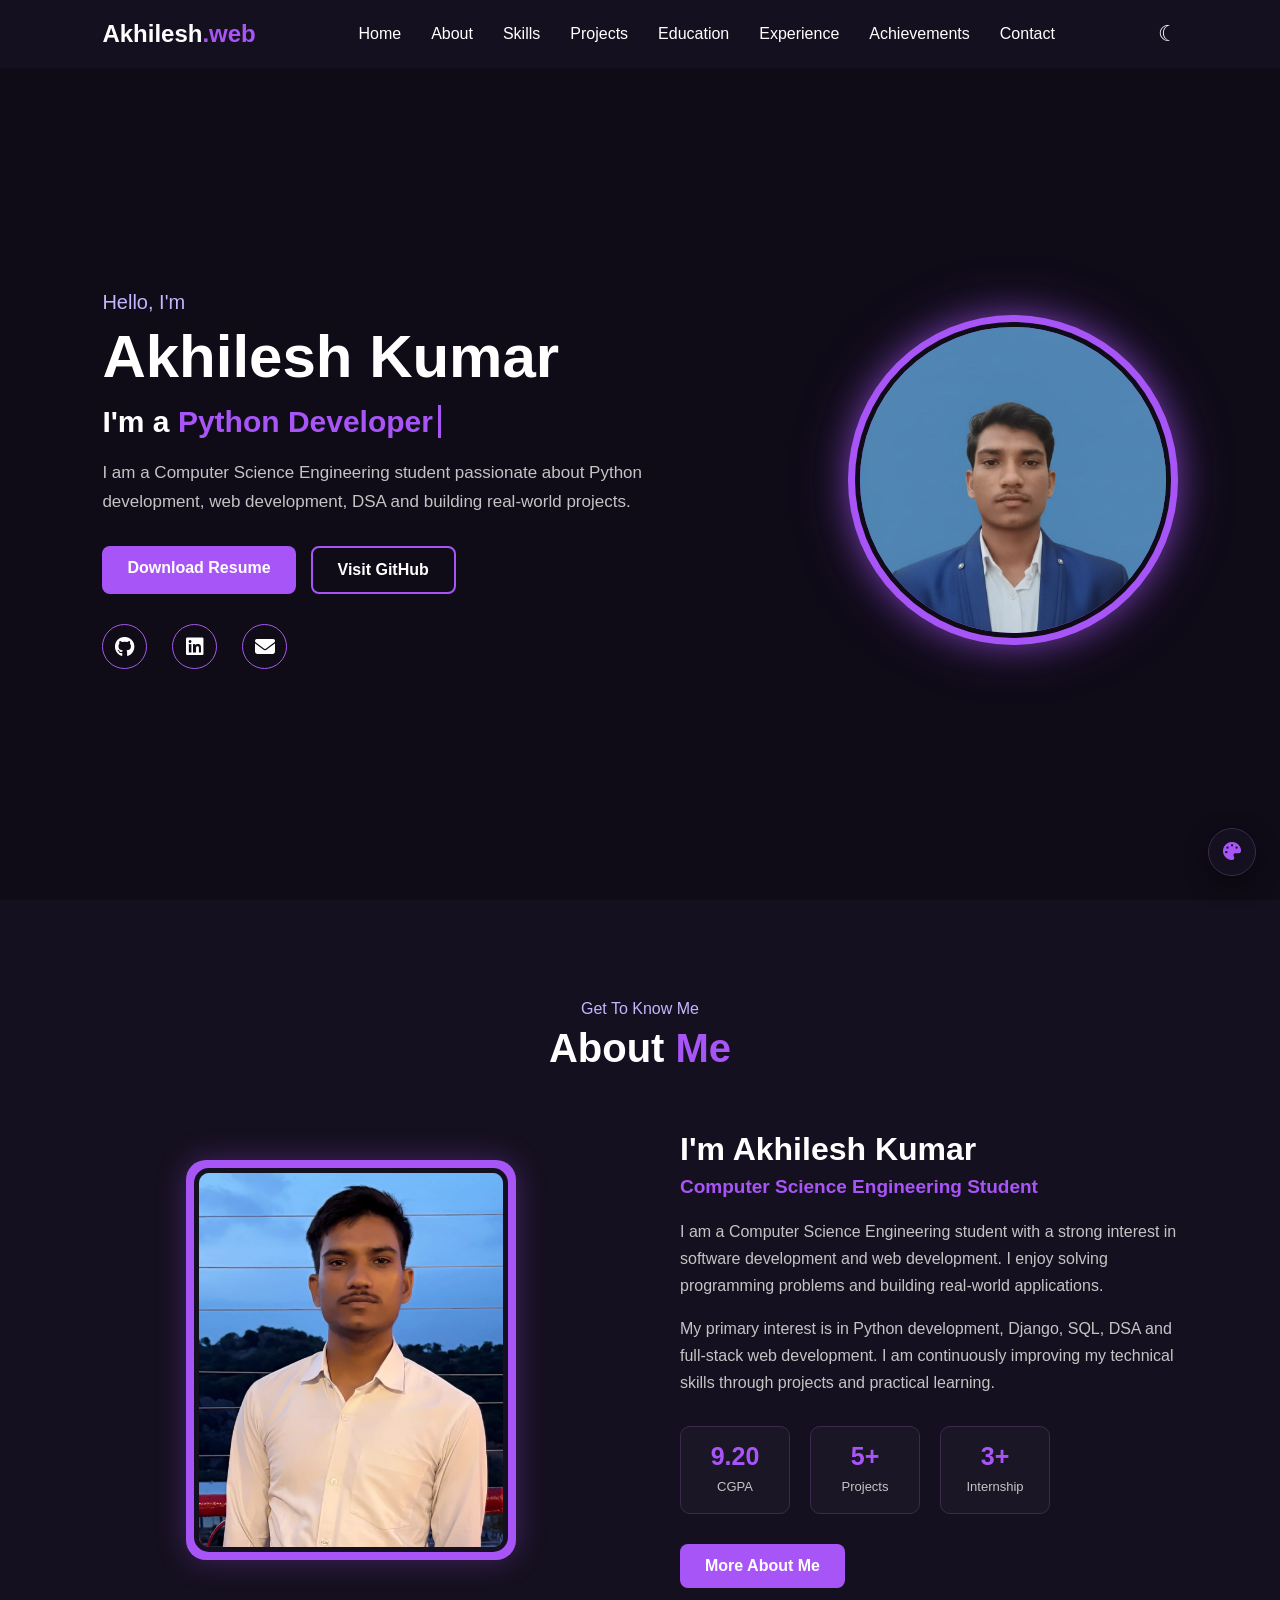
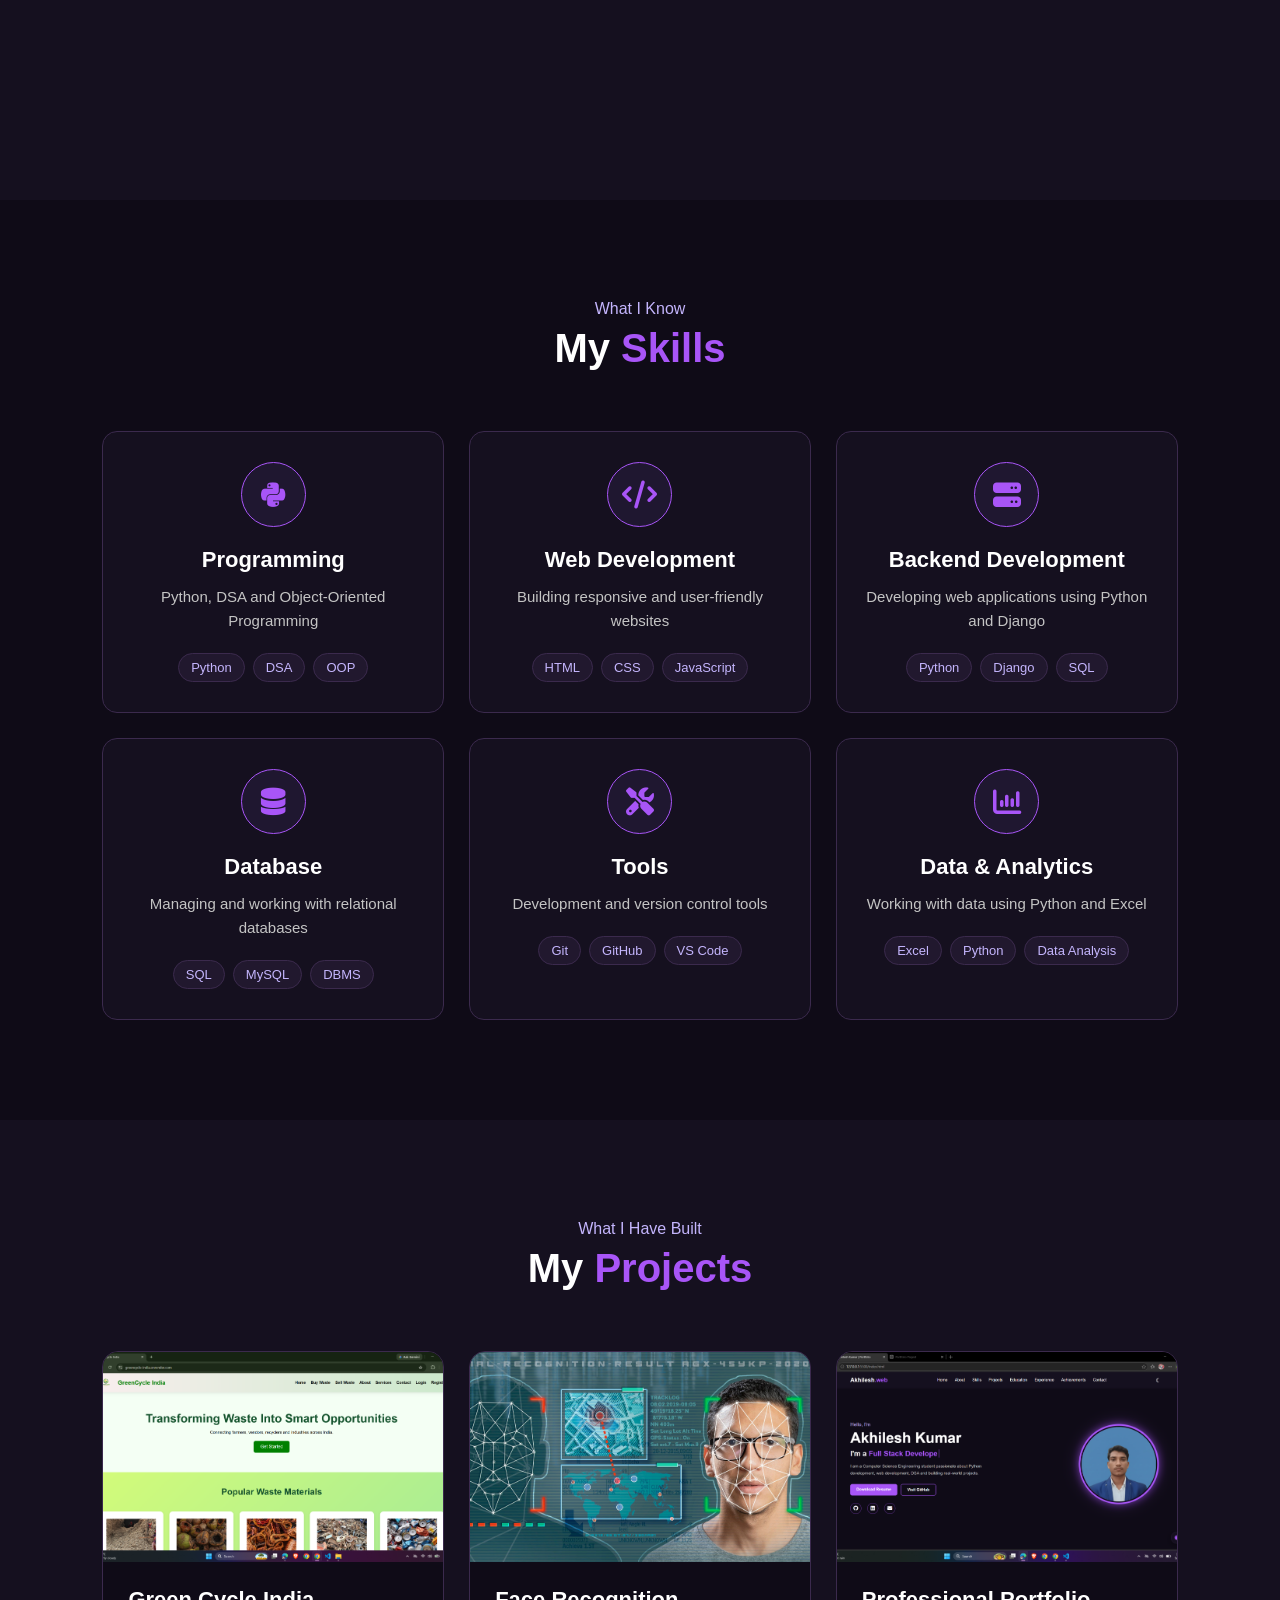
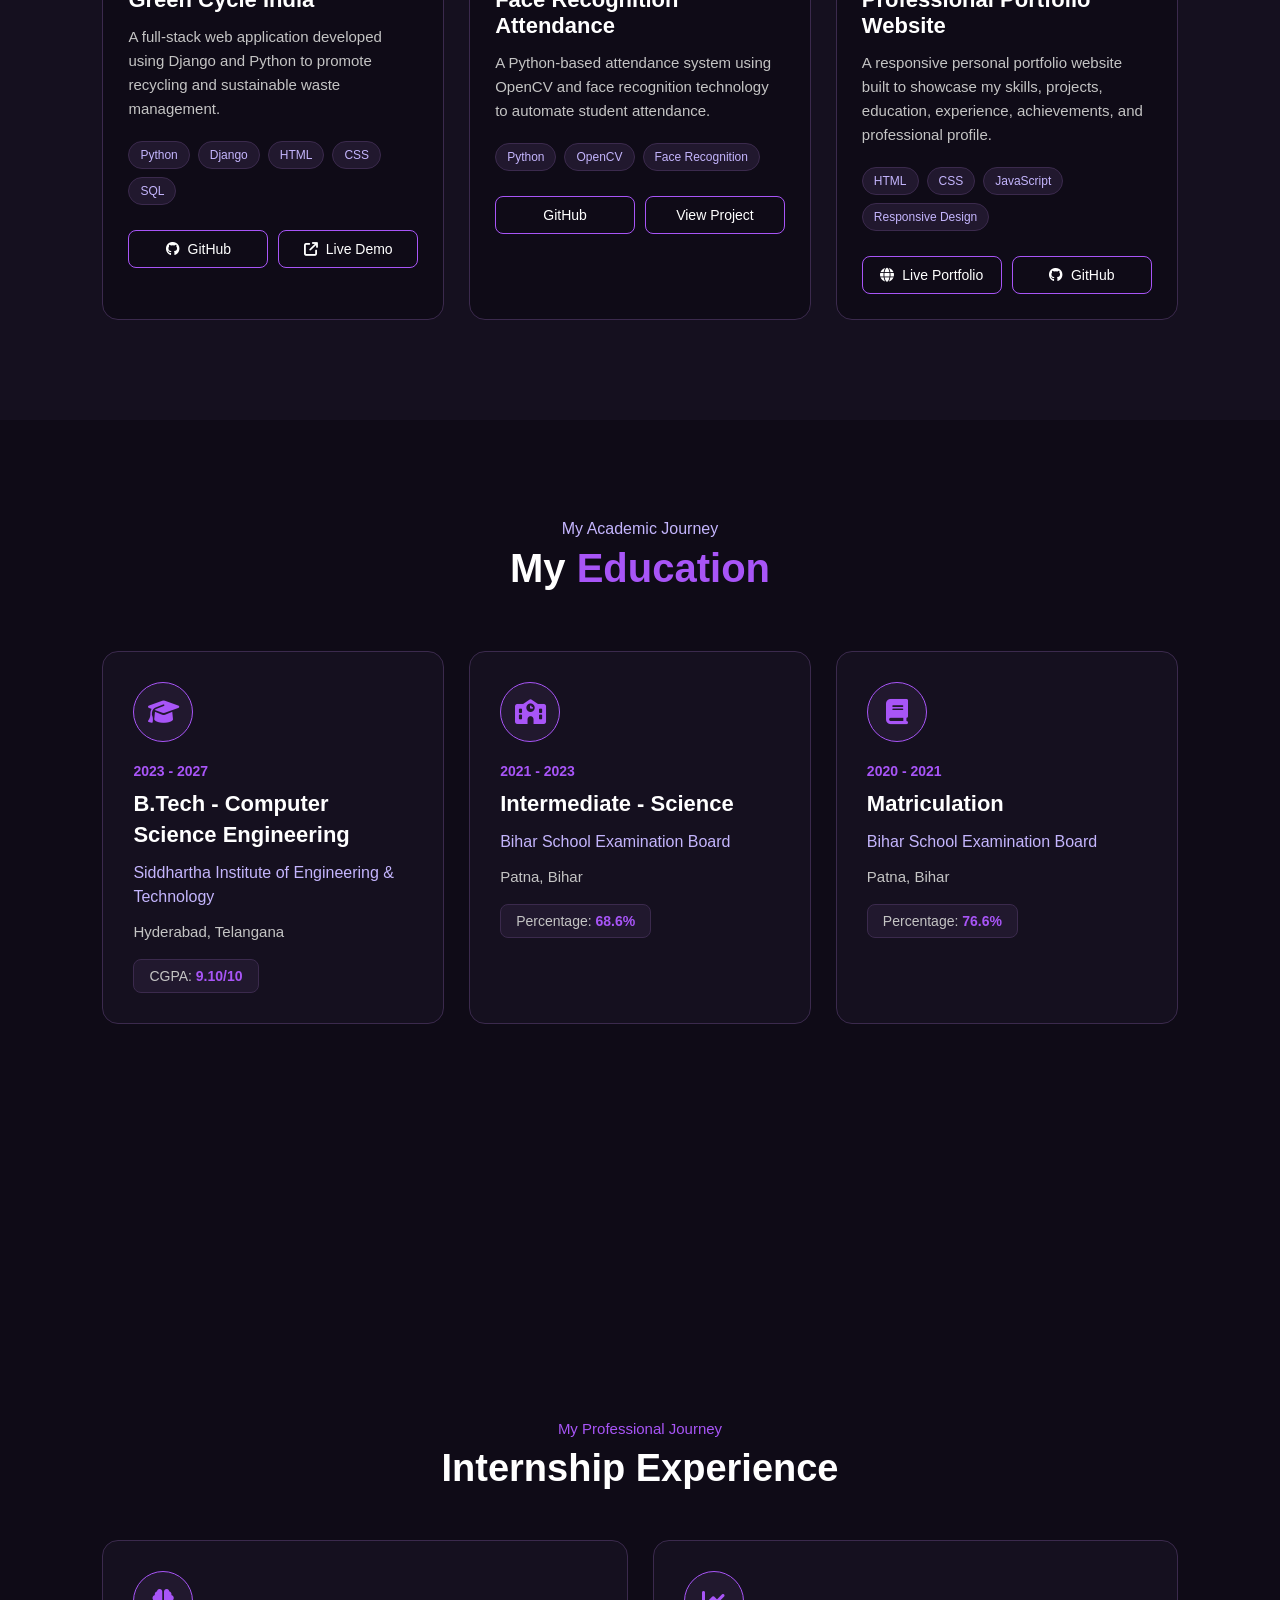
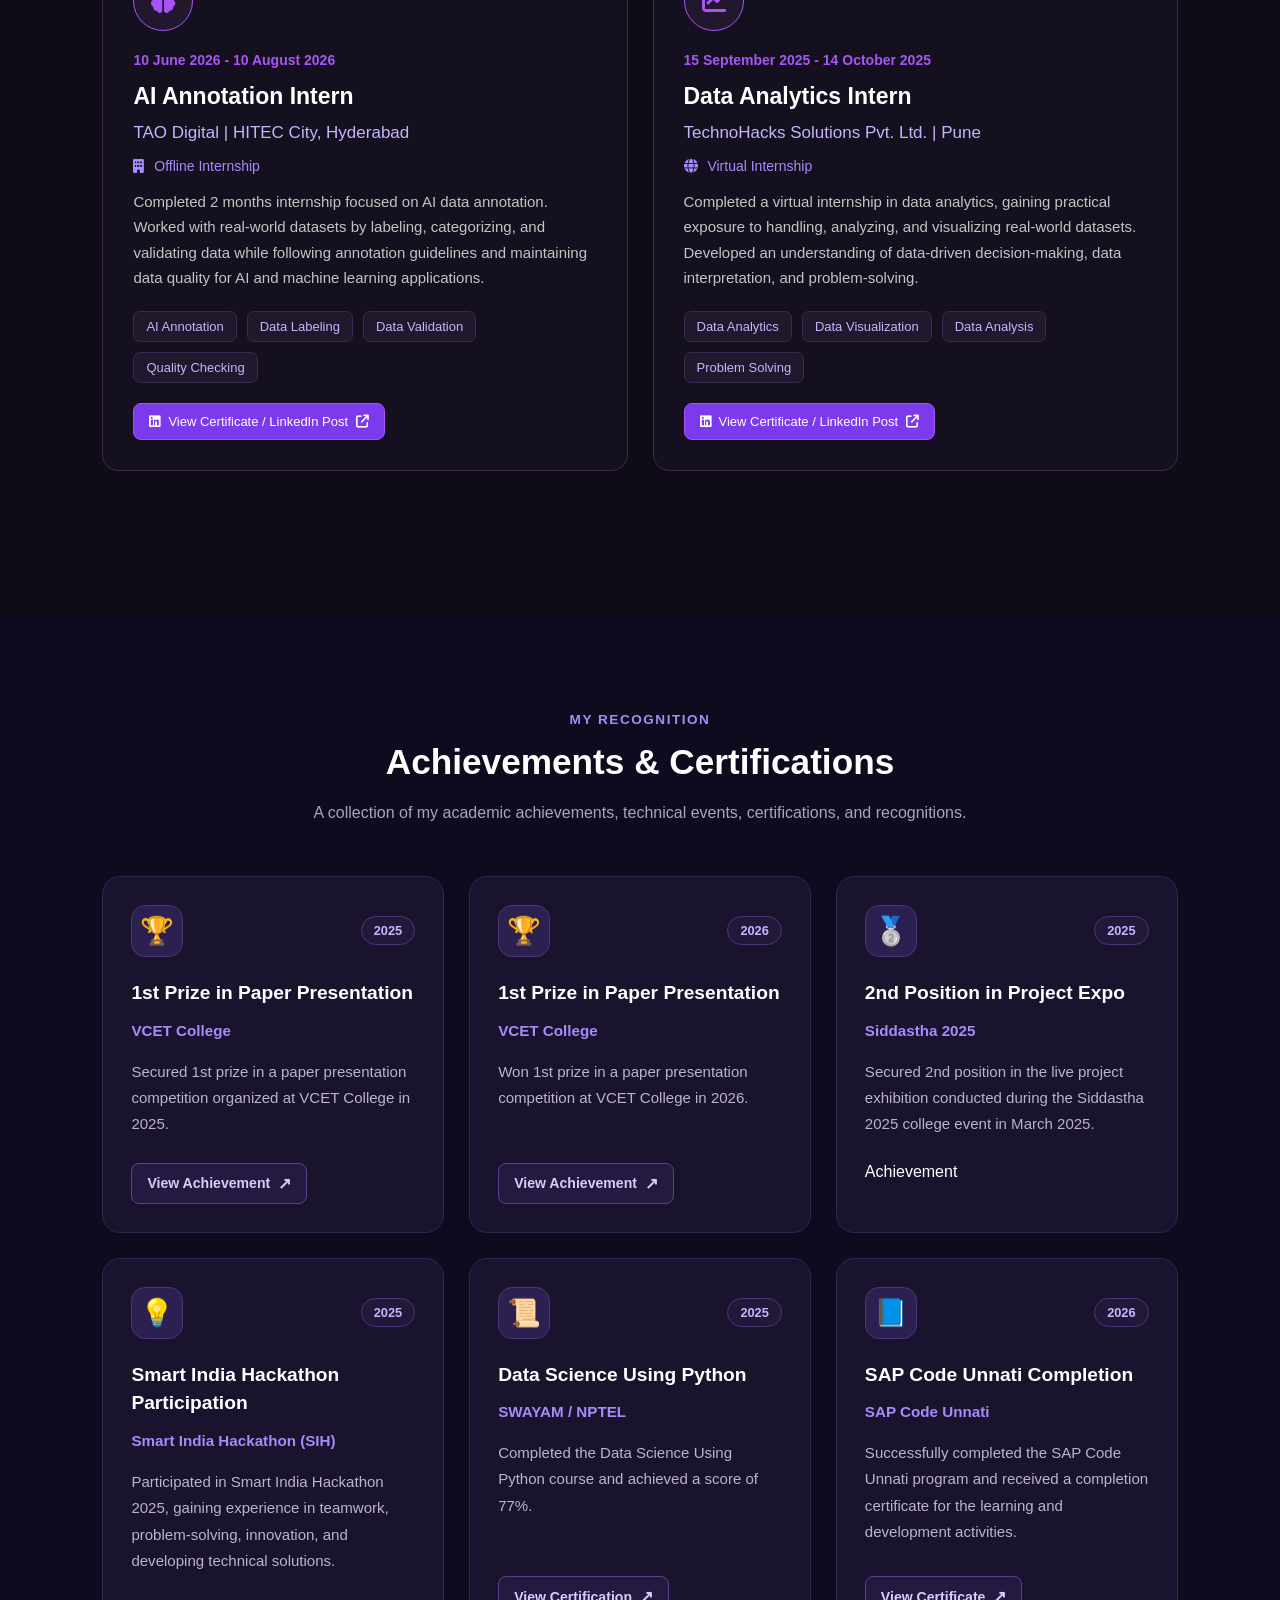
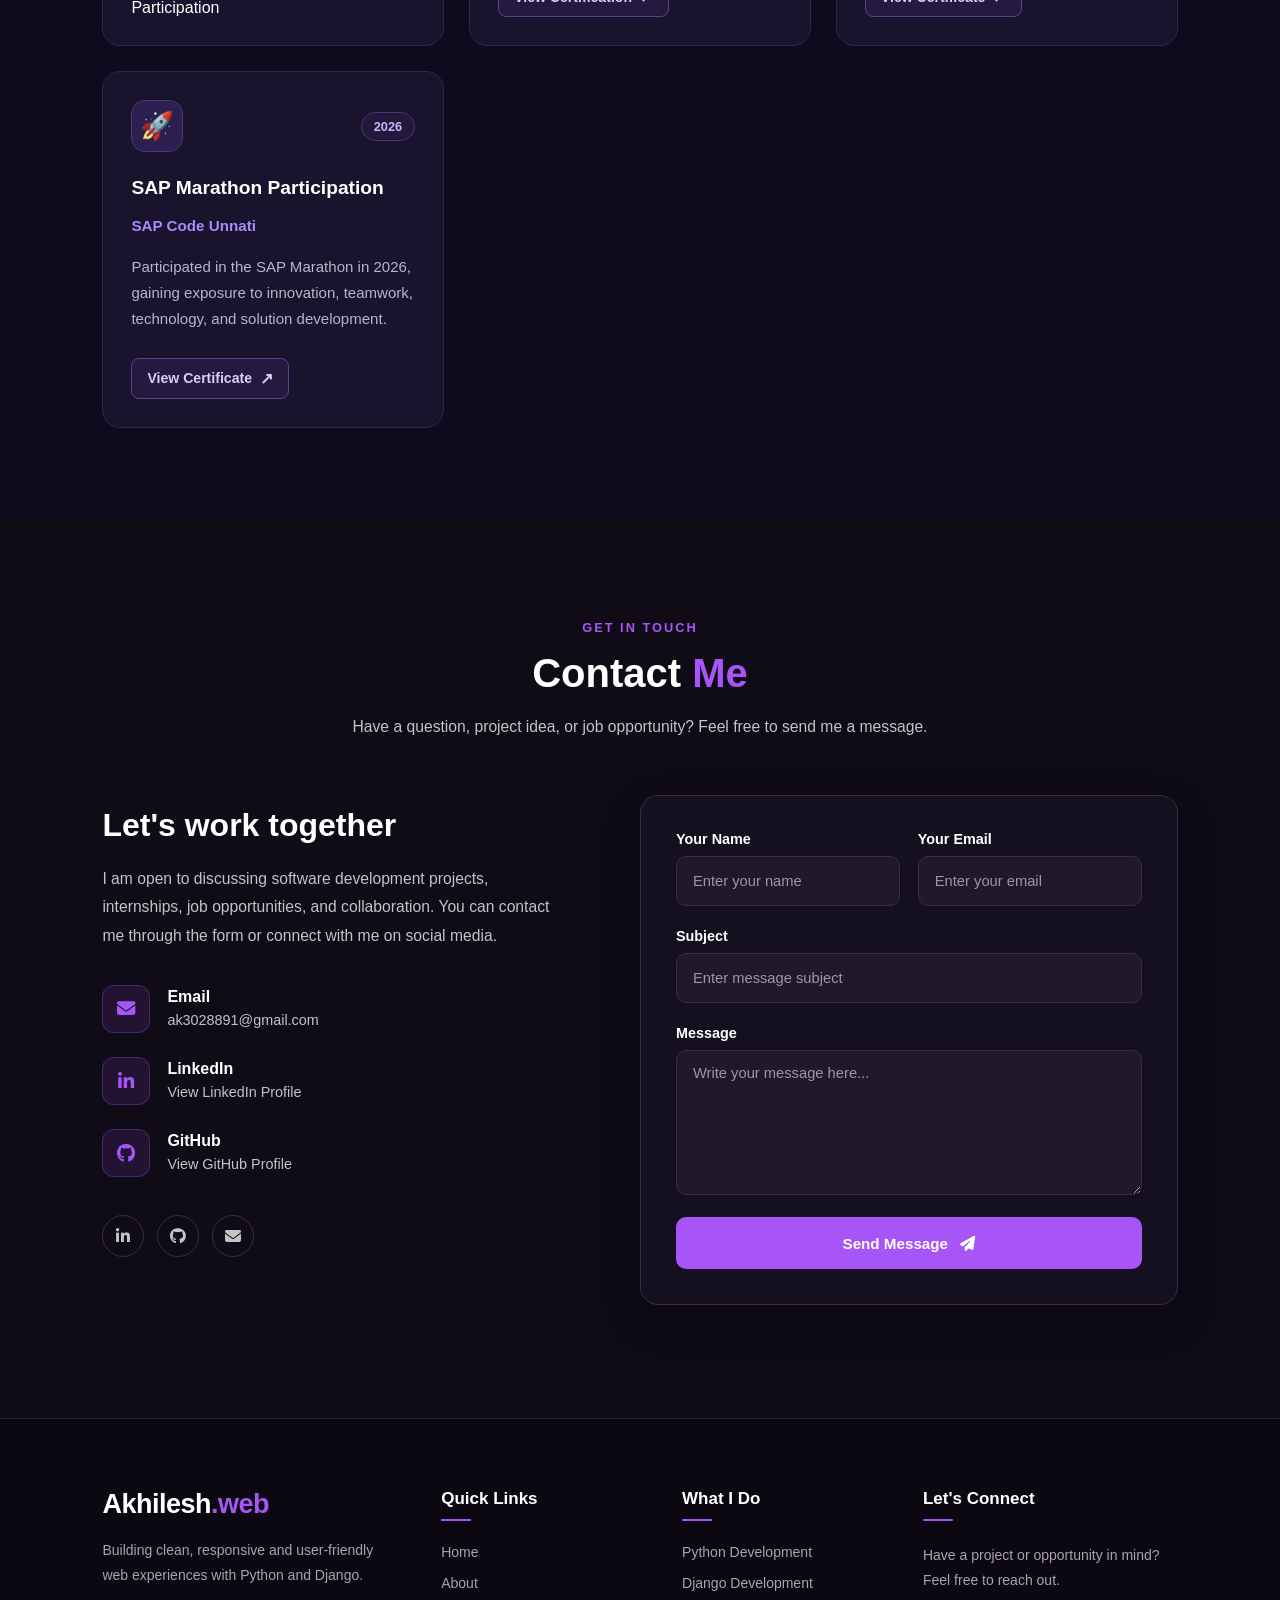
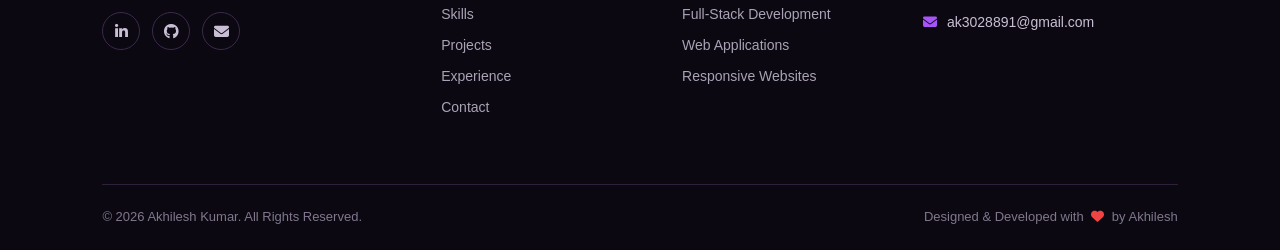
<file: index.html>
<!DOCTYPE html>
<html lang="en">

<head>

    <meta charset="UTF-8">

    <meta name="viewport" content="width=device-width, initial-scale=1.0">

    <title>Akhilesh Kumar | Portfolio</title>

    <link rel="stylesheet" href="css/style.css">

    <link
    rel="stylesheet"
    href="https://cdnjs.cloudflare.com/ajax/libs/font-awesome/6.5.2/css/all.min.css">

</head>

<body>

    <!-- Navbar -->
    <header class="navbar">

        <div class="logo">
            Akhilesh<span>.web</span>
        </div>

        <nav>
            <ul class="nav-links">

                <li>
                    <a href="#home">Home</a>
                </li>

                <li>
                    <a href="#about">About</a>
                </li>

                <li>
                    <a href="#skills">Skills</a>
                </li>

                <li>
                    <a href="#projects">Projects</a>
                </li>

                <li>
                    <a href="#education">Education</a>
                </li>

                <li>
                    <a href="#experience">Experience</a>
                </li>

                <li>
                    <a href="#achievements">Achievements</a>
                </li>

                <li>
                    <a href="#contact">Contact</a>
                </li>

            </ul>
        </nav>

        <button class="theme-btn" id="theme-btn">
            ☾
        </button>

    </header>
    <!-- Hero Section -->
<section class="hero" id="home">

    <div class="hero-content">

        <p class="hero-greeting">
            Hello, I'm
        </p>

        <h1>
            Akhilesh Kumar
        </h1>

        <h2>
    I'm a <span id="typing-text"></span>
</h2>

        <p class="hero-description">
            I am a Computer Science Engineering student passionate
            about Python development, web development, DSA and
            building real-world projects.
        </p>

        <div class="hero-buttons">

            <a href="resume/resume.pdf" class="btn primary-btn" target="_blank">
                Download Resume
            </a>

            <a
    href="https://github.com/Akhileshgupta12"
    class="btn secondary-btn"
    target="_blank"
    rel="noopener noreferrer"
>
    Visit GitHub
</a>

        </div>

        <div class="social-links">

    <a
        href="https://github.com/Akhileshgupta12"
        target="_blank"
        rel="noopener noreferrer"
        aria-label="GitHub"
    >
        <i class="fa-brands fa-github"></i>
    </a>

    <a
        href="https://www.linkedin.com/in/akhilesh-kumar-cse/"
        target="_blank"
        rel="noopener noreferrer"
        aria-label="LinkedIn"
    >
        <i class="fa-brands fa-linkedin"></i>
    </a>

    <a
        href="mailto:ak3028891@gmail.com"
        aria-label="Email"
    >
        <i class="fa-solid fa-envelope"></i>
    </a>

</div>

    </div>


    <div class="hero-image">

        <div class="image-circle">

            <img src="images/profile.jpg"
                 alt="Akhilesh Kumar">

        </div>

    </div>
</section>
<section id="about"></section>
<section id="skills"></section>
<section id="projects"></section>
<section id="education"></section>
<section id="experience"></section>
<section id="achievements"></section>
<section id="contact"></section>
<section id="footer"></section>
    

  

<!-- Color Theme Switcher -->

<div class="theme-switcher">

    <button
        class="theme-toggle-btn"
        id="theme-toggle-btn"
        type="button"
        aria-label="Change accent color"
        title="Change accent color"
    >
        <i class="fa-solid fa-palette"></i>
    </button>

    <div class="theme-color-options" id="theme-color-options">

        <button
            class="theme-color-btn purple-theme"
            data-color="#a855f7"
            data-hover="#9333ea"
            aria-label="Purple theme"
            title="Purple"
            type="button"
        ></button>

        <button
            class="theme-color-btn blue-theme"
            data-color="#3b82f6"
            data-hover="#2563eb"
            aria-label="Blue theme"
            title="Blue"
            type="button"
        ></button>

        <button
            class="theme-color-btn green-theme"
            data-color="#22c55e"
            data-hover="#16a34a"
            aria-label="Green theme"
            title="Green"
            type="button"
        ></button>

        <button
            class="theme-color-btn orange-theme"
            data-color="#f97316"
            data-hover="#ea580c"
            aria-label="Orange theme"
            title="Orange"
            type="button"
        ></button>

    </div>

</div>
 <script src="js/script.js"></script>
</body>
</html>
</file>
<file: css/style.css>
/* =========================
   THEME VARIABLES
========================= */

:root {
    --accent-color: #a855f7;
    --accent-hover: #9333ea;
}

/* Reset */

* {
    margin: 0;
    padding: 0;
    box-sizing: border-box;
}


/* Body */

body {
    font-family: Arial, sans-serif;
    background-color: #0f0b17;
    color: white;
}


/* Navbar */

.navbar {
    width: 100%;

    display: flex;
    align-items: center;
    justify-content: space-between;

    padding: 20px 8%;

    background-color: #15101f;

    position: fixed;
    top: 0;
    left: 0;

    z-index: 1000;
}


/* Logo */

.logo {
    font-size: 24px;
    font-weight: bold;
}

.logo span {
    color: var(--accent-color);
}


/* Navigation */

.nav-links {
    display: flex;
    align-items: center;
    gap: 30px;

    list-style: none;
}


/* Navigation links */

.nav-links a {
    color: white;

    text-decoration: none;

    font-size: 16px;

    transition: 0.3s;
}


/* Hover */

.nav-links a:hover {
    color: #a855f7;
}


/* Theme button */

.theme-btn {
    border: none;

    background: transparent;

    color: white;

    font-size: 22px;

    cursor: pointer;
}

/* =========================
   HERO SECTION
========================= */

.hero {
    min-height: 100vh;

    display: flex;
    align-items: center;
    justify-content: space-between;

    padding: 120px 8% 60px;

    gap: 50px;
}


/* Hero Content */

.hero-content {
    max-width: 650px;
}


.hero-greeting {
    font-size: 20px;

    color: #c4b5fd;

    margin-bottom: 10px;
}


.hero-content h1 {
    font-size: 60px;

    line-height: 1.1;

    margin-bottom: 15px;
}


.hero-content h2 {
    font-size: 30px;

    margin-bottom: 20px;
}


.hero-content h2 span {
    color: #a855f7;
}


.hero-description {
    max-width: 600px;

    color: #c4c4c4;

    font-size: 17px;

    line-height: 1.7;

    margin-bottom: 30px;
}


/* Buttons */

.hero-buttons {
    display: flex;

    gap: 15px;

    margin-bottom: 30px;
}


.btn {
    display: inline-block;

    padding: 13px 25px;

    border-radius: 8px;

    text-decoration: none;

    font-weight: bold;

    transition: 0.3s;
}


.primary-btn {
    background-color: #a855f7;

    color: white;
}


.primary-btn:hover {
    background-color: #9333ea;

    transform: translateY(-3px);
}


.secondary-btn {
    border: 2px solid #a855f7;

    color: white;
}


.secondary-btn:hover {
    background-color: #a855f7;

    transform: translateY(-3px);
}


/* Social Links */

.social-links {
    display: flex;

    gap: 25px;
}


.social-links a {
    color: #c4c4c4;

    text-decoration: none;

    transition: 0.3s;
}


.social-links a:hover {
    color: #a855f7;
}


/* Hero Image */

.hero-image {
    display: flex;
    justify-content: center;
    align-items: center;
}

.image-circle {
    width: 330px;
    height: 330px;
    border-radius: 50%;
    padding: 7px;
    background: #a855f7;
    box-shadow:
        0 0 30px rgba(168, 85, 247, 0.5),
        0 0 60px rgba(168, 85, 247, 0.3);

    animation: floatImage 4s ease-in-out infinite;
}

.image-circle img {
    width: 100%;
    height: 100%;
    object-fit: cover;
    border-radius: 50%;
    border: 5px solid #0f0b17;
}

#typing-text {
    color: #a855f7;
    border-right: 3px solid #a855f7;
    padding-right: 5px;
    animation: blink 0.7s infinite;
}

@keyframes floatImage {

    0% {
        transform: translateY(0);
    }

    50% {
        transform: translateY(-15px);
    }

    100% {
        transform: translateY(0);
    }

}

@keyframes blink {

    0% {
        border-color: transparent;
    }

    50% {
        border-color: #a855f7;
    }

    100% {
        border-color: transparent;
    }

}

.social-links a {
    width: 45px;
    height: 45px;
    display: flex;
    align-items: center;
    justify-content: center;
    border: 1px solid #a855f7;
    border-radius: 50%;
    color: white;
    font-size: 20px;
    transition: 0.3s;
}


.social-links a:hover {
    background-color: #a855f7;
    color: white;
    transform: translateY(-5px);
    box-shadow: 0 0 20px rgba(168, 85, 247, 0.5);
}

/* =========================
   ABOUT SECTION
========================= */

.about {
    min-height: 100vh;
    padding: 100px 8%;
    background-color: #15101f;
}


/* Section Title */

.section-title {
    text-align: center;
    margin-bottom: 60px;
}

.section-title p {
    color: #c4b5fd;
    font-size: 16px;
    margin-bottom: 8px;
}

.section-title h2 {
    font-size: 40px;
}

.section-title h2 span {
    color: #a855f7;
}


/* About Container */

.about-container {
    display: flex;
    align-items: center;
    justify-content: center;

    gap: 80px;

    max-width: 1100px;
    margin: auto;
}


/* About Image */

.about-image {
    flex: 1;

    display: flex;
    justify-content: center;
}

.about-image-box {
    width: 330px;
    height: 400px;

    padding: 8px;

    border-radius: 20px;

    background-color: #a855f7;

    box-shadow: 0 0 30px rgba(168, 85, 247, 0.3);
}

.about-image-box img {
    width: 100%;
    height: 100%;

    object-fit: cover;

    border-radius: 15px;

    border: 5px solid #15101f;
}


/* About Content */

.about-content {
    flex: 1;
}

.about-content h3 {
    font-size: 32px;
    margin-bottom: 8px;
}

.about-content h4 {
    font-size: 19px;

    color: #a855f7;

    margin-bottom: 20px;
}

.about-content p {
    color: #c4c4c4;

    line-height: 1.7;

    margin-bottom: 15px;
}


/* Stats */

.about-stats {
    display: flex;

    gap: 20px;

    margin: 30px 0;
}

.stat-box {
    min-width: 110px;

    padding: 15px;

    text-align: center;

    border: 1px solid #3b2a4d;

    border-radius: 10px;

    background-color: #1b1626;

    transition: 0.3s;
}

.stat-box:hover {
    transform: translateY(-5px);

    border-color: #a855f7;

    box-shadow: 0 0 20px rgba(168, 85, 247, 0.2);
}

.stat-box h3 {
    color: #a855f7;

    font-size: 25px;

    margin-bottom: 5px;
}

.stat-box p {
    font-size: 13px;

    margin: 0;
}

/* =========================
   SKILLS SECTION
========================= */

.skills {
    min-height: 100vh;
    padding: 100px 8%;
    background-color: #0f0b17;
}


/* Skills Container */

.skills-container {
    max-width: 1100px;
    margin: auto;

    display: grid;

    grid-template-columns: repeat(3, 1fr);

    gap: 25px;
}


/* Skill Card */

.skill-card {
    padding: 30px 25px;

    background-color: #15101f;

    border: 1px solid #3b2a4d;

    border-radius: 15px;

    text-align: center;

    transition: 0.3s;
}


/* Card Hover */

.skill-card:hover {
    transform: translateY(-8px);

    border-color: #a855f7;

    box-shadow:
        0 10px 30px rgba(168, 85, 247, 0.2);
}


/* Skill Icon */

.skill-icon {
    width: 65px;
    height: 65px;

    margin: 0 auto 20px;

    display: flex;

    align-items: center;
    justify-content: center;

    border-radius: 50%;

    background-color: #1f1730;

    color: #a855f7;

    font-size: 28px;

    border: 1px solid #a855f7;
}


/* Skill Heading */

.skill-card h3 {
    font-size: 22px;

    margin-bottom: 12px;
}


/* Skill Description */

.skill-card > p {
    color: #c4c4c4;

    font-size: 15px;

    line-height: 1.6;

    margin-bottom: 20px;
}


/* Skill Tags */

.skill-tags {
    display: flex;

    justify-content: center;

    flex-wrap: wrap;

    gap: 8px;
}


.skill-tags span {
    padding: 6px 12px;

    border-radius: 20px;

    background-color: #21182e;

    color: #c4b5fd;

    font-size: 13px;

    border: 1px solid #3b2a4d;

    transition: 0.3s;
}


.skill-tags span:hover {
    border-color: #a855f7;

    color: #a855f7;
}

/* =========================
   SKILLS MOBILE
========================= */

@media (max-width: 900px) {

    .skills-container {
        grid-template-columns: repeat(2, 1fr);
    }

}


@media (max-width: 600px) {

    .skills {
        padding: 80px 5%;
    }


    .skills-container {
        grid-template-columns: 1fr;

        gap: 20px;
    }

    .skill-card {
        padding: 25px 20px;
    }
}


/* =========================
   PROJECTS SECTION
========================= */

.projects {
    min-height: 100vh;
    padding: 100px 8%;
    background-color: #15101f;
}


/* Projects Container */

.projects-container {
    max-width: 1100px;
    margin: auto;

    display: grid;
    grid-template-columns: repeat(3, 1fr);

    gap: 25px;
}


/* Project Card */

.project-card {
    background-color: #0f0b17;

    border: 1px solid #3b2a4d;

    border-radius: 16px;

    overflow: hidden;

    transition: 0.3s;
}


/* Card Hover */

.project-card:hover {
    transform: translateY(-10px);

    border-color: #a855f7;

    box-shadow: 0 15px 40px rgba(168, 85, 247, 0.2);
}


/* Project Image */

.project-image {
    width: 100%;
    height: 210px;

    overflow: hidden;
}


.project-image img {
    width: 100%;
    height: 100%;

    object-fit: cover;

    display: block;

    transition: 0.5s;
}


/* Image Hover */

.project-card:hover .project-image img {
    transform: scale(1.08);
}


/* Project Content */

.project-content {
    padding: 25px;
}


.project-content h3 {
    font-size: 22px;

    margin-bottom: 12px;
}


.project-content > p {
    color: #c4c4c4;

    font-size: 15px;

    line-height: 1.6;

    margin-bottom: 20px;
}


/* Technology Tags */

.project-tech {
    display: flex;

    flex-wrap: wrap;

    gap: 8px;

    margin-bottom: 25px;
}


.project-tech span {
    padding: 6px 11px;

    border-radius: 20px;

    background-color: #21182e;

    border: 1px solid #3b2a4d;

    color: #c4b5fd;

    font-size: 12px;
}


/* Project Buttons */

.project-buttons {
    display: flex;

    gap: 10px;
}


.project-btn {
    flex: 1;

    display: flex;

    align-items: center;

    justify-content: center;

    gap: 8px;

    padding: 10px 12px;

    border-radius: 8px;

    border: 1px solid #a855f7;

    color: white;

    text-decoration: none;

    font-size: 14px;

    transition: 0.3s;
}


.project-btn:hover {
    background-color: #a855f7;

    transform: translateY(-3px);
}

/* =========================
   PROJECTS RESPONSIVE
========================= */

@media (max-width: 1000px) {

    .projects-container {
        grid-template-columns: repeat(2, 1fr);
    }

}


@media (max-width: 650px) {

    .projects {
        padding: 80px 5%;
    }

    .projects-container {
        grid-template-columns: 1fr;
    }

    .project-image {
        height: 220px;
    }

    .project-buttons {
        flex-direction: column;
    }

}


/* =========================
   EDUCATION SECTION
========================= */

.education {
    min-height: 100vh;
    padding: 100px 8%;
    background-color: #0f0b17;
}


/* Education Container */

.education-container {
    max-width: 900px;
    margin: 0 auto;

    display: flex;
    flex-direction: column;
    gap: 25px;
}


/* Education Card */

.education-card {
    display: flex;
    flex-direction: column;
    align-items: flex-start;

    gap: 20px;

    width: 100%;
    padding: 30px;

    background-color: #15101f;

    border: 1px solid #3b2a4d;
    border-radius: 16px;

    transition: 0.3s ease;
}


/* Card Hover */

.education-card:hover {
    transform: translateY(-5px);

    border-color: #a855f7;

    box-shadow: 0 10px 30px rgba(168, 85, 247, 0.2);
}


/* Education Icon */

.education-icon {
    width: 60px;
    height: 60px;
    min-width: 60px;

    display: flex;
    align-items: center;
    justify-content: center;

    border-radius: 50%;

    background-color: #21182e;
    color: #a855f7;

    font-size: 25px;

    border: 1px solid #a855f7;
}


/* Education Content */

.education-content {
    width: 100%;
}


.education-year {
    display: inline-block;

    color: #a855f7;

    font-size: 14px;
    font-weight: bold;

    margin-bottom: 10px;
}


.education-content h3 {
    font-size: 23px;
    line-height: 1.4;

    margin-bottom: 10px;
    color: #ffffff;
}


.education-content h4 {
    color: #c4b5fd;

    font-size: 17px;
    font-weight: normal;
    line-height: 1.5;

    margin-bottom: 8px;
}


.education-content p {
    color: #c4c4c4;

    font-size: 15px;
    line-height: 1.7;

    margin-bottom: 15px;
}


/* Education Result */

.education-result {
    display: inline-block;

    padding: 8px 15px;

    border-radius: 8px;

    background-color: #21182e;

    border: 1px solid #3b2a4d;

    color: #c4c4c4;

    font-size: 14px;
}


.education-result strong {
    color: #a855f7;
}


/* =========================
   EDUCATION SECTION
========================= */

.education {
    min-height: 100vh;
    padding: 100px 8%;
    background-color: #0f0b17;
}


/* Education Container */

.education-container {
    max-width: 1200px;
    margin: 0 auto;

    display: grid;
    grid-template-columns: repeat(3, 1fr);
    gap: 25px;
}


/* Education Card */

.education-card {
    display: flex;
    flex-direction: column;
    align-items: flex-start;

    gap: 20px;

    padding: 30px;

    background-color: #15101f;

    border: 1px solid #3b2a4d;
    border-radius: 16px;

    transition: 0.3s ease;
}


/* Card Hover */

.education-card:hover {
    transform: translateY(-8px);

    border-color: #a855f7;

    box-shadow: 0 10px 30px rgba(168, 85, 247, 0.2);
}


/* Education Icon */

.education-icon {
    width: 60px;
    height: 60px;
    min-width: 60px;

    display: flex;
    align-items: center;
    justify-content: center;

    border-radius: 50%;

    background-color: #21182e;
    color: #a855f7;

    font-size: 25px;

    border: 1px solid #a855f7;
}


/* Education Content */

.education-content {
    width: 100%;
}


.education-year {
    display: inline-block;

    color: #a855f7;

    font-size: 14px;
    font-weight: bold;

    margin-bottom: 10px;
}


.education-content h3 {
    font-size: 22px;
    line-height: 1.4;

    margin-bottom: 10px;
    color: #ffffff;
}


.education-content h4 {
    color: #c4b5fd;

    font-size: 16px;
    font-weight: normal;
    line-height: 1.5;

    margin-bottom: 10px;
}


.education-content p {
    color: #c4c4c4;

    font-size: 15px;
    line-height: 1.7;

    margin-bottom: 15px;
}


/* Education Result */

.education-result {
    display: inline-block;

    padding: 8px 15px;

    border-radius: 8px;

    background-color: #21182e;

    border: 1px solid #3b2a4d;

    color: #c4c4c4;

    font-size: 14px;
}


.education-result strong {
    color: #a855f7;
}


/* =========================
   EDUCATION RESPONSIVE
========================= */

/* Tablet */

@media (max-width: 900px) {

    .education-container {
        grid-template-columns: repeat(2, 1fr);
    }

}


/* Mobile */

@media (max-width: 600px) {

    .education {
        padding: 80px 5%;
    }

    .education-container {
        grid-template-columns: 1fr;
        gap: 20px;
    }

    .education-card {
        padding: 25px 20px;
    }

    .education-icon {
        width: 55px;
        height: 55px;
        min-width: 55px;

        font-size: 22px;
    }

    .education-content h3 {
        font-size: 20px;
    }

    .education-content h4 {
        font-size: 15px;
    }

    .education-content p {
        font-size: 14px;
    }
}



/* =========================
   EXPERIENCE SECTION
========================= */

.experience-section {
    min-height: 100vh;
    padding: 100px 8%;
    background-color: #0f0b17;
}


/* Section Heading */

.experience-section .section-title {
    text-align: center;
    margin-bottom: 50px;
}

.experience-section .section-subtitle {
    color: #a855f7;
    font-size: 15px;
    margin-bottom: 10px;
}

.experience-section .section-title h2 {
    color: #ffffff;
    font-size: 38px;
    margin: 0;
}


/* Experience Cards Container */

.experience-container {
    max-width: 1200px;
    margin: 0 auto;

    display: grid;
    grid-template-columns: repeat(2, 1fr);
    gap: 25px;
}


/* Experience Card */

.experience-card {
    display: flex;
    flex-direction: column;
    align-items: flex-start;

    gap: 20px;

    padding: 30px;

    background-color: #15101f;
    border: 1px solid #3b2a4d;
    border-radius: 16px;

    transition: 0.3s ease;
}


/* Card Hover */

.experience-card:hover {
    transform: translateY(-8px);

    border-color: #a855f7;

    box-shadow: 0 10px 30px rgba(168, 85, 247, 0.2);
}


/* Experience Icon */

.experience-icon {
    width: 60px;
    height: 60px;
    min-width: 60px;

    display: flex;
    align-items: center;
    justify-content: center;

    border-radius: 50%;

    background-color: #21182e;
    border: 1px solid #a855f7;

    color: #a855f7;
    font-size: 24px;
}


/* Experience Content */

.experience-content {
    width: 100%;
}


.experience-duration {
    display: inline-block;

    color: #a855f7;
    font-size: 14px;
    font-weight: bold;

    margin-bottom: 12px;
}


.experience-content h3 {
    color: #ffffff;
    font-size: 23px;
    line-height: 1.4;

    margin-bottom: 8px;
}


.experience-content h4 {
    color: #c4b5fd;
    font-size: 17px;
    font-weight: normal;
    line-height: 1.5;

    margin-bottom: 12px;
}


/* Internship Type */

.experience-type {
    color: #a78bfa !important;
    font-size: 14px !important;

    margin-bottom: 15px !important;
}

.experience-type i {
    margin-right: 6px;
}


/* Experience Description */

.experience-content > p:not(.experience-type) {
    color: #c4c4c4;
    font-size: 15px;
    line-height: 1.7;

    margin-bottom: 20px;
}


/* Experience Skills */

.experience-skills {
    display: flex;
    flex-wrap: wrap;
    gap: 10px;

    margin-bottom: 20px;
}


.experience-skills span {
    padding: 7px 12px;

    color: #c4b5fd;
    background-color: #21182e;

    border: 1px solid #3b2a4d;
    border-radius: 7px;

    font-size: 13px;
}


/* LinkedIn / Certificate Link */

.experience-link {
    display: inline-flex;
    align-items: center;
    flex-wrap: wrap;
    gap: 8px;

    padding: 10px 15px;

    color: #ffffff;
    background-color: #7c3aed;

    border: 1px solid #a855f7;
    border-radius: 8px;

    font-size: 13px;
    text-decoration: none;

    transition: 0.3s ease;
}

.experience-link:hover {
    background-color: #a855f7;
    color: #ffffff;
    transform: translateY(-2px);
}


/* =========================
   EXPERIENCE RESPONSIVE
========================= */

/* Tablet */

@media (max-width: 900px) {

    .experience-container {
        grid-template-columns: 1fr;
    }

}


/* Mobile */

@media (max-width: 600px) {

    .experience-section {
        padding: 80px 5%;
    }

    .experience-section .section-title h2 {
        font-size: 30px;
    }

    .experience-card {
        padding: 25px 20px;
    }

    .experience-content h3 {
        font-size: 20px;
    }

    .experience-content h4 {
        font-size: 15px;
    }

    .experience-content > p:not(.experience-type) {
        font-size: 14px;
    }

    .experience-link {
        font-size: 12px;
    }

}/* =========================================================
   ACHIEVEMENTS & CERTIFICATIONS SECTION
========================================================= */

.achievements-section {
    padding: 90px 8%;
    background: #0f0b1f;
    color: #ffffff;
}

/* -------------------------
   Section Heading
------------------------- */

.achievements-section .section-heading {
    max-width: 720px;
    margin: 0 auto 50px;
    text-align: center;
}

.achievements-section .section-subtitle {
    display: inline-block;
    margin-bottom: 12px;
    color: #a78bfa;
    font-size: 0.85rem;
    font-weight: 700;
    letter-spacing: 1.5px;
    text-transform: uppercase;
}

.achievements-section .section-heading h2 {
    margin-bottom: 14px;
    color: #ffffff;
    font-size: 2.2rem;
    font-weight: 700;
    line-height: 1.3;
}

.achievements-section .section-heading p {
    color: #aaa3bd;
    font-size: 1rem;
    line-height: 1.7;
}


/* -------------------------
   Achievement Cards Grid
------------------------- */

.achievements-container {
    display: grid;
    grid-template-columns: repeat(3, minmax(0, 1fr));
    gap: 25px;
    max-width: 1200px;
    margin: 0 auto;
}


/* -------------------------
   Individual Achievement Card
------------------------- */

.achievement-card {
    display: flex;
    flex-direction: column;
    min-height: 350px;
    padding: 28px;
    background: #19132d;
    border: 1px solid #30254d;
    border-radius: 18px;
    transition:
        transform 0.3s ease,
        border-color 0.3s ease,
        box-shadow 0.3s ease,
        background 0.3s ease;
}

.achievement-card:hover {
    transform: translateY(-8px);
    background: #1d1635;
    border-color: #8b5cf6;
    box-shadow: 0 12px 30px rgba(139, 92, 246, 0.16);
}


/* -------------------------
   Card Top Area
------------------------- */

.achievement-top {
    display: flex;
    align-items: center;
    justify-content: space-between;
    gap: 15px;
    margin-bottom: 22px;
}


/* -------------------------
   Achievement Icon
------------------------- */

.achievement-icon {
    display: flex;
    align-items: center;
    justify-content: center;
    width: 52px;
    height: 52px;
    flex-shrink: 0;
    background: #2b2050;
    border: 1px solid #493875;
    border-radius: 14px;
    color: #c4b5fd;
    font-size: 1.7rem;
}


/* -------------------------
   Year Badge
------------------------- */

.achievement-year {
    padding: 6px 12px;
    background: #21183a;
    border: 1px solid #493875;
    border-radius: 30px;
    color: #c4b5fd;
    font-size: 0.8rem;
    font-weight: 600;
    white-space: nowrap;
}


/* -------------------------
   Card Title
------------------------- */

.achievement-card h3 {
    margin-bottom: 12px;
    color: #ffffff;
    font-size: 1.2rem;
    font-weight: 700;
    line-height: 1.5;
}


/* -------------------------
   Organization Name
------------------------- */

.achievement-organization {
    margin-bottom: 16px;
    color: #a78bfa;
    font-size: 0.95rem;
    font-weight: 700;
    line-height: 1.5;
}


/* -------------------------
   Card Description
------------------------- */

.achievement-description {
    margin-bottom: 25px;
    color: #bcb4cd;
    font-size: 0.94rem;
    line-height: 1.75;
}


/* -------------------------
   View Certificate / Proof Button
------------------------- */

.achievement-link {
    display: inline-flex;
    align-items: center;
    gap: 8px;
    width: fit-content;
    margin-top: auto;
    padding: 10px 15px;
    background: #241a40;
    border: 1px solid #59428e;
    border-radius: 8px;
    color: #d8ccff;
    font-size: 0.88rem;
    font-weight: 600;
    text-decoration: none;
    transition:
        background 0.3s ease,
        color 0.3s ease,
        border-color 0.3s ease,
        transform 0.3s ease;
}

.achievement-link:hover {
    transform: translateY(-2px);
    background: #6d4bc1;
    border-color: #8b5cf6;
    color: #ffffff;
}

.achievement-link span {
    font-size: 1rem;
}


/* =========================================================
   CERTIFICATE / PROJECT EXPO GALLERY
========================================================= */

.certificate-gallery {
    max-width: 1200px;
    margin: 80px auto 0;
}


/* -------------------------
   Gallery Heading
------------------------- */

.gallery-heading {
    margin-bottom: 25px;
}

.gallery-heading .section-subtitle {
    display: inline-block;
    margin-bottom: 8px;
    color: #a78bfa;
    font-size: 0.85rem;
    font-weight: 700;
    letter-spacing: 1.5px;
    text-transform: uppercase;
}

.gallery-heading h3 {
    margin: 8px 0 10px;
    color: #ffffff;
    font-size: 1.5rem;
    font-weight: 700;
    line-height: 1.4;
}

.gallery-heading p {
    color: #aaa3bd;
    font-size: 0.95rem;
    line-height: 1.6;
}


/* -------------------------
   Gallery Grid
------------------------- */

.gallery-container {
    display: grid;
    grid-template-columns: repeat(3, minmax(0, 1fr));
    gap: 20px;
}


/* -------------------------
   Gallery Images
------------------------- */

.gallery-image {
    display: block;
    width: 100%;
    height: 250px;
    object-fit: cover;
    border: 1px solid #30254d;
    border-radius: 15px;
    transition:
        transform 0.3s ease,
        border-color 0.3s ease,
        box-shadow 0.3s ease;
}

.gallery-image:hover {
    transform: scale(1.02);
    border-color: #8b5cf6;
    box-shadow: 0 8px 25px rgba(139, 92, 246, 0.12);
}


/* =========================================================
   RESPONSIVE DESIGN
========================================================= */

/* Tablets and medium screens */

@media (max-width: 1050px) {
    .achievements-section {
        padding: 80px 6%;
    }

    .achievements-container {
        grid-template-columns: repeat(2, minmax(0, 1fr));
    }

    .gallery-container {
        grid-template-columns: repeat(2, minmax(0, 1fr));
    }
}


/* Small tablets and mobile screens */

@media (max-width: 700px) {
    .achievements-section {
        padding: 70px 5%;
    }

    .achievements-section .section-heading {
        margin-bottom: 35px;
    }

    .achievements-section .section-heading h2 {
        font-size: 1.9rem;
    }

    .achievements-container {
        grid-template-columns: 1fr;
        gap: 20px;
    }

    .gallery-container {
        grid-template-columns: 1fr;
        gap: 18px;
    }

    .achievement-card {
        min-height: auto;
        padding: 24px;
    }

    .gallery-image {
        height: 230px;
    }
}


/* Very small mobile screens */

@media (max-width: 420px) {
    .achievements-section {
        padding: 55px 5%;
    }

    .achievements-section .section-heading h2 {
        font-size: 1.65rem;
    }

    .achievements-section .section-heading p {
        font-size: 0.9rem;
    }

    .achievement-card {
        padding: 20px;
    }

    .achievement-top {
        align-items: flex-start;
    }

    .achievement-icon {
        width: 46px;
        height: 46px;
        font-size: 1.4rem;
    }

    .achievement-year {
        padding: 5px 9px;
        font-size: 0.75rem;
    }

    .achievement-card h3 {
        font-size: 1.08rem;
    }

    .achievement-organization {
        font-size: 0.9rem;
    }

    .achievement-description {
        font-size: 0.88rem;
    }

    .achievement-link {
        padding: 9px 12px;
        font-size: 0.82rem;
    }

    .gallery-image {
        height: 210px;
    }
}

/* ========================================
   CONTACT SECTION
======================================== */

.contact-section {
    min-height: 100vh;
    padding: 100px 8%;
    background-color: #0f0b17;
    color: #ffffff;
    position: relative;
}


/* ========================================
   CONTACT SECTION HEADING
======================================== */

.contact-section .section-heading {
    text-align: center;
    max-width: 700px;
    margin: 0 auto 55px;
}

.contact-section .section-tag {
    display: inline-block;
    color: #a855f7;
    font-size: 0.8rem;
    font-weight: 700;
    letter-spacing: 2px;
    margin-bottom: 12px;
}

.contact-section .section-heading h2 {
    color: #ffffff;
    font-size: 2.5rem;
    line-height: 1.3;
    margin-bottom: 15px;
}

.contact-section .section-heading h2 span {
    color: #a855f7;
}

.contact-section .section-heading p {
    color: #c4c4c4;
    font-size: 0.98rem;
    line-height: 1.7;
}


/* ========================================
   CONTACT TWO COLUMN LAYOUT
======================================== */

.contact-wrapper {
    max-width: 1150px;
    margin: 0 auto;

    display: grid;
    grid-template-columns: 1fr 1.15fr;

    gap: 70px;
    align-items: start;
}


/* ========================================
   LEFT CONTACT CONTENT
======================================== */

.contact-content {
    padding-top: 10px;
}

.contact-content h3 {
    color: #ffffff;
    font-size: 2rem;
    line-height: 1.3;
    margin-bottom: 18px;
}

.contact-description {
    max-width: 480px;
    color: #c4c4c4;
    font-size: 0.98rem;
    line-height: 1.8;
    margin-bottom: 35px;
}


/* ========================================
   CONTACT INFORMATION
======================================== */

.contact-info-list {
    display: flex;
    flex-direction: column;
    gap: 24px;
}

.contact-info-item {
    display: flex;
    align-items: center;
    gap: 17px;
}

.contact-icon {
    width: 48px;
    height: 48px;
    min-width: 48px;

    display: flex;
    align-items: center;
    justify-content: center;

    color: #a855f7;
    background-color: rgba(168, 85, 247, 0.12);
    border: 1px solid rgba(168, 85, 247, 0.3);
    border-radius: 12px;

    font-size: 1.15rem;
}

.contact-info-text h4 {
    color: #ffffff;
    font-size: 1rem;
    margin-bottom: 5px;
}

.contact-info-text a {
    color: #c4c4c4;
    font-size: 0.9rem;
    text-decoration: none;
    word-break: break-word;
    transition: color 0.3s ease;
}

.contact-info-text a:hover {
    color: #a855f7;
}


/* ========================================
   SOCIAL LINKS
======================================== */

.contact-social-links {
    display: flex;
    align-items: center;
    gap: 13px;
    margin-top: 38px;
}

.contact-social-links a {
    width: 42px;
    height: 42px;

    display: flex;
    align-items: center;
    justify-content: center;

    color: #c4c4c4;
    background-color: transparent;
    border: 1px solid #3b2a4d;
    border-radius: 50%;

    text-decoration: none;
    transition: all 0.3s ease;
}

.contact-social-links a:hover {
    color: #ffffff;
    background-color: #a855f7;
    border-color: #a855f7;
    transform: translateY(-4px);
}


/* ========================================
   CONTACT FORM CARD
======================================== */

.contact-form-container {
    width: 100%;
    padding: 35px;

    background-color: #15101f;
    border: 1px solid #3b2a4d;
    border-radius: 18px;

    box-shadow: 0 15px 40px rgba(0, 0, 0, 0.25);
}

.contact-form {
    width: 100%;
}


/* ========================================
   FORM ROW
======================================== */

.form-row {
    display: grid;
    grid-template-columns: 1fr 1fr;
    gap: 18px;
}


/* ========================================
   FORM GROUP
======================================== */

.form-group {
    display: flex;
    flex-direction: column;
    margin-bottom: 22px;
}

.form-group label {
    color: #ffffff;
    font-size: 0.9rem;
    font-weight: 600;
    margin-bottom: 9px;
}


/* ========================================
   INPUTS AND TEXTAREA
======================================== */

.form-group input,
.form-group textarea {
    width: 100%;

    border: 1px solid #3b2a4d;
    border-radius: 10px;
    outline: none;

    background-color: #21182e;
    color: #ffffff;

    font-family: inherit;
    font-size: 0.92rem;

    padding: 14px 16px;

    transition: all 0.3s ease;
}

.form-group input {
    height: 50px;
}

.form-group textarea {
    min-height: 145px;
    resize: vertical;
}

.form-group input::placeholder,
.form-group textarea::placeholder {
    color: #c4c4c4;
    opacity: 0.75;
}

.form-group input:focus,
.form-group textarea:focus {
    border-color: #a855f7;
    box-shadow: 0 0 0 3px rgba(168, 85, 247, 0.15);
}


/* ========================================
   SUBMIT BUTTON
======================================== */

.contact-submit-btn {
    width: 100%;
    min-height: 52px;

    display: flex;
    align-items: center;
    justify-content: center;
    gap: 12px;

    border: none;
    border-radius: 10px;

    background-color: #a855f7 !important;
    color: #ffffff !important;

    font-family: inherit;
    font-size: 0.95rem;
    font-weight: 600;

    cursor: pointer;
    transition: all 0.3s ease;
}

.contact-submit-btn:hover {
    background-color: #9333ea !important;
    color: #ffffff !important;

    transform: translateY(-2px);
    box-shadow: 0 8px 20px rgba(168, 85, 247, 0.3);
}

.contact-submit-btn:active {
    transform: translateY(0);
}

.contact-submit-btn:disabled {
    opacity: 0.7;
    cursor: not-allowed;
    transform: none;
}


/* ========================================
   FORM STATUS
======================================== */

.form-status {
    display: none;
    margin-top: 18px;
    padding: 12px 14px;

    border-radius: 8px;
    font-size: 0.88rem;
    line-height: 1.5;
}

.form-status.success {
    display: block;
    color: #86efac;
    background-color: rgba(34, 197, 94, 0.12);
    border: 1px solid rgba(34, 197, 94, 0.25);
}

.form-status.error {
    display: block;
    color: #fca5a5;
    background-color: rgba(239, 68, 68, 0.12);
    border: 1px solid rgba(239, 68, 68, 0.25);
}


/* ========================================
   CONTACT RESPONSIVE - TABLET
======================================== */

@media (max-width: 900px) {

    .contact-wrapper {
        grid-template-columns: 1fr;
        gap: 45px;
        max-width: 700px;
    }

    .contact-description {
        max-width: 100%;
    }

    .contact-form-container {
        padding: 30px;
    }

}


/* ========================================
   CONTACT RESPONSIVE - MOBILE
======================================== */

@media (max-width: 600px) {

    .contact-section {
        padding: 80px 5%;
    }

    .contact-section .section-heading {
        margin-bottom: 40px;
    }

    .contact-section .section-heading h2 {
        font-size: 2rem;
    }

    .contact-content h3 {
        font-size: 1.6rem;
    }

    .form-row {
        grid-template-columns: 1fr;
        gap: 0;
    }

    .contact-form-container {
        padding: 22px;
        border-radius: 14px;
    }

    .contact-info-item {
        align-items: flex-start;
    }

    .contact-info-text a {
        font-size: 0.82rem;
    }

}


/* ========================================
   CONTACT RESPONSIVE - SMALL MOBILE
======================================== */

@media (max-width: 380px) {

    .contact-section {
        padding-left: 4%;
        padding-right: 4%;
    }

    .contact-form-container {
        padding: 18px;
    }

    .contact-info-text a {
        font-size: 0.76rem;
    }

}

/* =========================================
   FOOTER SECTION
========================================= */

.site-footer {
    width: 100%;
    background: #0b0811;
    color: #ffffff;
    border-top: 1px solid #2d203b;
    padding: 70px 8% 0;
}

.footer-container {
    max-width: 1200px;
    margin: 0 auto;
    display: grid;
    grid-template-columns: 1.5fr 1fr 1fr 1.3fr;
    gap: 45px;
    padding-bottom: 55px;
}

/* Footer Brand */

.footer-logo {
    display: inline-block;
    color: #ffffff;
    font-size: 27px;
    font-weight: 700;
    text-decoration: none;
    letter-spacing: -0.5px;
    margin-bottom: 18px;
}

.footer-logo span {
    color: var(--accent-color);
}

.footer-brand p {
    max-width: 290px;
    color: #aaa2b5;
    font-size: 14px;
    line-height: 1.8;
    margin-bottom: 24px;
}

/* Footer Social Links */

.footer-social-links {
    display: flex;
    align-items: center;
    gap: 12px;
}

.footer-social-links a {
    width: 38px;
    height: 38px;
    display: flex;
    align-items: center;
    justify-content: center;
    border: 1px solid #3b2a4d;
    border-radius: 50%;
    color: #c9bfd4;
    text-decoration: none;
    font-size: 15px;
    transition: all 0.3s ease;
}

.footer-social-links a:hover {
    color: #ffffff;
    background: #a855f7;
    border-color: #a855f7;
    transform: translateY(-4px);
}

/* Footer Columns */

.footer-column h3 {
    color: #ffffff;
    font-size: 17px;
    font-weight: 600;
    margin-bottom: 22px;
    position: relative;
}

.footer-column h3::after {
    content: "";
    display: block;
    width: 30px;
    height: 2px;
    background: #a855f7;
    margin-top: 10px;
    border-radius: 5px;
}

.footer-column ul {
    list-style: none;
    padding: 0;
    margin: 0;
}

.footer-column ul li {
    margin-bottom: 13px;
}

.footer-column ul li a {
    color: #aaa2b5;
    font-size: 14px;
    text-decoration: none;
    transition: all 0.3s ease;
}

.footer-column ul li a:hover {
    color: #a855f7;
    padding-left: 5px;
}

/* Footer Contact */

.footer-contact-column p {
    color: #aaa2b5;
    font-size: 14px;
    line-height: 1.8;
    margin-bottom: 20px;
}

.footer-email {
    display: inline-flex;
    align-items: center;
    gap: 10px;
    color: #c9bfd4;
    font-size: 14px;
    text-decoration: none;
    word-break: break-word;
    transition: color 0.3s ease;
}

.footer-email i {
    color: #a855f7;
}

.footer-email:hover {
    color: #a855f7;
}

/* Footer Bottom */

.footer-bottom {
    max-width: 1200px;
    margin: 0 auto;
    padding: 22px 0;
    border-top: 1px solid #2d203b;
    display: flex;
    align-items: center;
    justify-content: space-between;
    gap: 20px;
}

.footer-bottom p {
    color: #81778d;
    font-size: 13px;
    margin: 0;
    line-height: 1.6;
}

.footer-made-with i {
    color: #ef4444;
    margin: 0 4px;
}

/* Footer Responsive */

@media (max-width: 1000px) {
    .footer-container {
        grid-template-columns: 1.3fr 1fr 1fr;
    }

    .footer-contact-column {
        grid-column: span 3;
        max-width: 450px;
    }
}

@media (max-width: 700px) {
    .site-footer {
        padding: 55px 7% 0;
    }

    .footer-container {
        grid-template-columns: 1fr 1fr;
        gap: 35px 25px;
    }

    .footer-contact-column {
        grid-column: span 2;
    }

    .footer-bottom {
        flex-direction: column;
        text-align: center;
        align-items: center;
    }
}

@media (max-width: 480px) {
    .footer-container {
        grid-template-columns: 1fr;
        gap: 32px;
    }

    .footer-contact-column {
        grid-column: span 1;
    }

    .footer-logo {
        font-size: 24px;
    }

    .footer-bottom {
        padding: 20px 0;
    }

    .footer-bottom p {
        font-size: 12px;
    }
}



/* =========================================
   COLOR THEME SWITCHER
========================================= */

.theme-switcher {
    position: fixed;
    right: 24px;
    bottom: 24px;
    z-index: 9999;
    display: flex;
    flex-direction: column;
    align-items: center;
    gap: 12px;
}

/* Main Palette Button */

.theme-toggle-btn {
    width: 48px;
    height: 48px;
    border: 1px solid #3b2a4d;
    border-radius: 50%;
    background: #15101f;
    color: #a855f7;
    display: flex;
    align-items: center;
    justify-content: center;
    cursor: pointer;
    font-size: 18px;
    box-shadow: 0 8px 25px rgba(0, 0, 0, 0.35);
    transition: all 0.3s ease;
}

.theme-toggle-btn:hover {
    color: #ffffff;
    background: #a855f7;
    border-color: #a855f7;
    transform: rotate(20deg);
}

/* Color Options Container */

.theme-color-options {
    display: none;
    flex-direction: column;
    align-items: center;
    gap: 10px;
    padding: 12px;
    background: #15101f;
    border: 1px solid #3b2a4d;
    border-radius: 30px;
    box-shadow: 0 8px 25px rgba(0, 0, 0, 0.3);
}

.theme-color-options.active {
    display: flex;
}

/* Color Buttons */

.theme-color-btn {
    width: 25px;
    height: 25px;
    border: 2px solid transparent;
    border-radius: 50%;
    cursor: pointer;
    transition: all 0.3s ease;
}

.theme-color-btn:hover {
    transform: scale(1.2);
    border-color: #ffffff;
}

.purple-theme {
    background: #a855f7;
}

.blue-theme {
    background: #3b82f6;
}

.green-theme {
    background: #22c55e;
}

.orange-theme {
    background: #f97316;
}

@media (max-width: 600px) {
    .theme-switcher {
        right: 15px;
        bottom: 15px;
    }

    .theme-toggle-btn {
        width: 43px;
        height: 43px;
        font-size: 16px;
    }

    .theme-color-options {
        padding: 10px;
    }

    .theme-color-btn {
        width: 22px;
        height: 22px;
    }
}

/* =========================================================
   FINAL LIGHT MODE
========================================================= */

body.light-mode {
    background-color: #f8fafc;
    color: #111827;
}


/* =========================
   NAVBAR
========================= */

body.light-mode .navbar {
    background-color: #ffffff;
    border-bottom: 1px solid #e5e7eb;
}

body.light-mode .logo {
    color: #111827;
}

body.light-mode .logo span {
    color: var(--accent-color);
}

body.light-mode .nav-links a {
    color: #111827;
}

body.light-mode .nav-links a:hover {
    color: var(--accent-color);
}

body.light-mode .theme-btn {
    color: #111827;
}


/* =========================
   GENERAL SECTION HEADINGS
========================= */

body.light-mode .section-title h2,
body.light-mode .section-heading h2 {
    color: #111827;
}

body.light-mode .section-title h2 span,
body.light-mode .section-heading h2 span {
    color: var(--accent-color);
}

body.light-mode .section-title p,
body.light-mode .section-tag,
body.light-mode .section-subtitle {
    color: var(--accent-color);
}


/* =========================
   HERO
========================= */

body.light-mode .hero {
    background-color: #f8fafc;
}

body.light-mode .hero-content h1,
body.light-mode .hero-content h2 {
    color: #111827;
}

body.light-mode .hero-greeting {
    color: var(--accent-color);
}

body.light-mode .hero-description {
    color: #4b5563;
}

body.light-mode .hero-content h2 span,
body.light-mode #typing-text {
    color: var(--accent-color);
}

body.light-mode .social-links a {
    color: #374151;
}

body.light-mode .secondary-btn {
    color: var(--accent-color);
}


/* =========================
   ABOUT
========================= */

body.light-mode .about {
    background-color: #ffffff;
}

body.light-mode .about-content h3,
body.light-mode .about-content h4 {
    color: #111827;
}

body.light-mode .about-content h4 {
    color: var(--accent-color);
}

body.light-mode .about-content p {
    color: #4b5563;
}

body.light-mode .stat-box {
    background-color: #f8fafc;
    border-color: #e5e7eb;
}

body.light-mode .stat-box h3 {
    color: var(--accent-color);
}

body.light-mode .stat-box p {
    color: #4b5563;
}


/* =========================
   SKILLS
========================= */

body.light-mode .skills {
    background-color: #f8fafc;
}

body.light-mode .skill-card {
    background-color: #ffffff;
    border-color: #e5e7eb;
}

body.light-mode .skill-card h3 {
    color: #111827;
}

body.light-mode .skill-card > p {
    color: #4b5563;
}

body.light-mode .skill-icon {
    background-color: #f3e8ff;
    color: var(--accent-color);
    border-color: var(--accent-color);
}

body.light-mode .skill-tags span {
    background-color: #f3f4f6;
    color: #4b5563;
    border-color: #e5e7eb;
}


/* =========================
   PROJECTS
========================= */

body.light-mode .projects {
    background-color: #ffffff;
}

body.light-mode .project-card {
    background-color: #ffffff;
    border-color: #e5e7eb;
}

body.light-mode .project-content h3 {
    color: #111827;
}

body.light-mode .project-content > p {
    color: #4b5563;
}

body.light-mode .project-tech span {
    background-color: #f3f4f6;
    color: #4b5563;
    border-color: #e5e7eb;
}

body.light-mode .project-btn {
    color: #111827;
}


/* =========================
   EDUCATION
========================= */

body.light-mode .education {
    background-color: #f8fafc;
}

body.light-mode .education-card {
    background-color: #ffffff;
    border-color: #e5e7eb;
}

body.light-mode .education-year {
    color: var(--accent-color);
}

body.light-mode .education-content h3 {
    color: #111827;
}

body.light-mode .education-content h4 {
    color: #4b5563;
}

body.light-mode .education-content p {
    color: #4b5563;
}

body.light-mode .education-icon {
    background-color: #f3e8ff;
    color: var(--accent-color);
    border-color: var(--accent-color);
}

body.light-mode .education-result {
    background-color: #f3f4f6;
    color: #4b5563;
    border-color: #e5e7eb;
}

body.light-mode .education-result strong {
    color: var(--accent-color);
}


/* =========================
   EXPERIENCE
========================= */

body.light-mode .experience-section {
    background-color: #f8fafc;
}

body.light-mode .experience-card {
    background-color: #ffffff;
    border-color: #e5e7eb;
}

body.light-mode .experience-section .section-title h2 {
    color: #111827;
}

body.light-mode .experience-duration {
    color: var(--accent-color);
}

body.light-mode .experience-content h3 {
    color: #111827;
}

body.light-mode .experience-content h4 {
    color: #4b5563;
}

body.light-mode .experience-content > p:not(.experience-type) {
    color: #4b5563;
}

body.light-mode .experience-type {
    color: var(--accent-color) !important;
}

body.light-mode .experience-skills span {
    background-color: #f3f4f6;
    color: #4b5563;
    border-color: #e5e7eb;
}


/* =========================
   ACHIEVEMENTS
========================= */

body.light-mode .achievements-section {
    background: #f8fafc;
    color: #111827;
}

body.light-mode .achievements-section .section-heading h2 {
    color: #111827;
}

body.light-mode .achievements-section .section-heading p {
    color: #4b5563;
}

body.light-mode .achievements-section .section-subtitle {
    color: var(--accent-color);
}


/* Achievement Cards */

body.light-mode .achievement-card {
    background: #ffffff;
    border-color: #e5e7eb;
    color: #111827;
}

body.light-mode .achievement-card:hover {
    background: #ffffff;
}


/* Achievement Icon */

body.light-mode .achievement-icon {
    background: #f3e8ff;
    border-color: #ddd6fe;
    color: var(--accent-color);
}


/* Achievement Year */

body.light-mode .achievement-year {
    background: #f3f4f6;
    border-color: #e5e7eb;
    color: #4b5563;
}


/* Achievement Title */

body.light-mode .achievement-card h3 {
    color: #111827;
}


/* Organization */

body.light-mode .achievement-organization {
    color: var(--accent-color);
}


/* Description */

body.light-mode .achievement-description {
    color: #4b5563;
}


/* Certificate Button */

body.light-mode .achievement-link {
    background: #f3f4f6;
    border-color: #d1d5db;
    color: #111827;
}

body.light-mode .achievement-link:hover {
    background: var(--accent-color);
    border-color: var(--accent-color);
    color: #ffffff;
}


/* =========================
   ACHIEVEMENT GALLERY
========================= */

body.light-mode .gallery-heading .section-subtitle {
    color: var(--accent-color);
}

body.light-mode .gallery-heading h3 {
    color: #111827;
}

body.light-mode .gallery-heading p {
    color: #4b5563;
}

body.light-mode .gallery-image {
    border-color: #e5e7eb;
}


/* =========================
   CONTACT
========================= */

body.light-mode .contact-section {
    background-color: #f8fafc;
    color: #111827;
}

body.light-mode .contact-section .section-heading h2 {
    color: #111827;
}

body.light-mode .contact-section .section-heading p {
    color: #4b5563;
}

body.light-mode .contact-section .section-tag {
    color: var(--accent-color);
}

body.light-mode .contact-content h3 {
    color: #111827;
}

body.light-mode .contact-description {
    color: #4b5563;
}

body.light-mode .contact-info-text h4 {
    color: #111827;
}

body.light-mode .contact-info-text a {
    color: #4b5563;
}

body.light-mode .contact-info-text a:hover {
    color: var(--accent-color);
}

body.light-mode .contact-social-links a {
    color: #374151;
    border-color: #d1d5db;
}

body.light-mode .contact-form-container {
    background-color: #ffffff;
    border-color: #e5e7eb;
}

body.light-mode .form-group label {
    color: #111827;
}

body.light-mode .form-group input,
body.light-mode .form-group textarea {
    background-color: #ffffff;
    color: #111827;
    border-color: #d1d5db;
}

body.light-mode .form-group input::placeholder,
body.light-mode .form-group textarea::placeholder {
    color: #6b7280;
}


/* =========================
   FOOTER
========================= */

body.light-mode .site-footer {
    background: #111827;
    color: #ffffff;
}

body.light-mode .footer-logo {
    color: #ffffff;
}

body.light-mode .footer-logo span {
    color: var(--accent-color);
}

body.light-mode .footer-brand p {
    color: #d1d5db;
}

body.light-mode .footer-column h3 {
    color: #ffffff;
}

body.light-mode .footer-column ul li a {
    color: #d1d5db;
}

body.light-mode .footer-column ul li a:hover {
    color: var(--accent-color);
}

body.light-mode .footer-contact-column p {
    color: #d1d5db;
}

body.light-mode .footer-email {
    color: #d1d5db;
}

body.light-mode .footer-email:hover {
    color: var(--accent-color);
}

body.light-mode .footer-email i {
    color: var(--accent-color);
}

body.light-mode .footer-bottom {
    border-top-color: #374151;
}

body.light-mode .footer-bottom p {
    color: #9ca3af;
}


/* =========================
   THEME COLOR SWITCHER
========================= */

body.light-mode .theme-toggle-btn {
    background-color: #ffffff;
    color: #111827;
    border-color: #e5e7eb;
}

body.light-mode .theme-color-options {
    background-color: #ffffff;
    border-color: #e5e7eb;
}

/* =========================================================
   ACHIEVEMENTS - LIGHT MODE FIX
========================================================= */

body.light-mode .achievements-section,
body.light-mode .achievements {
    background-color: #f8fafc;
}

body.light-mode .achievements-section .section-title h2,
body.light-mode .achievements .section-title h2 {
    color: #111827;
}

body.light-mode .achievement-card {
    background-color: #ffffff;
    border-color: #e5e7eb;
}

body.light-mode .achievement-card h3,
body.light-mode .achievement-card h4,
body.light-mode .achievement-card p {
    color: #111827;
}

body.light-mode .achievement-card span {
    color: #4b5563;
}


/* Contact */
body.light-mode .contact-section {
    background-color: #f8fafc;
}

body.light-mode .contact-content h3,
body.light-mode .contact-info-text h4,
body.light-mode .contact-section h2 {
    color: #111827;
}

body.light-mode .contact-description,
body.light-mode .contact-info-text p {
    color: #4b5563;
}

body.light-mode .contact-form-container {
    background-color: #ffffff;
    border-color: #e5e7eb;
}

body.light-mode .form-group label {
    color: #111827;
}

body.light-mode .form-group input,
body.light-mode .form-group textarea {
    background-color: #ffffff;
    color: #111827;
    border-color: #d1d5db;
}


/* Color Theme Switcher */
body.light-mode .theme-color-options {
    background-color: #ffffff;
    border-color: #e5e7eb;
}

body.light-mode .theme-toggle-btn {
    background-color: #ffffff;
    color: #111827;
    border-color: #e5e7eb;
}

/* =========================================================
   HOME + ABOUT MOBILE RESPONSIVE FIX
========================================================= */


/* =========================
   TABLET
========================= */

@media (max-width: 900px) {

    /* ---------- NAVBAR ---------- */

    .navbar {
        padding: 15px 5%;
        gap: 12px;
    }

    .logo {
        font-size: 21px;
        flex-shrink: 0;
    }

    nav {
        flex: 1;
        min-width: 0;
        overflow: hidden;
    }

    .nav-links {
        gap: 18px;
        overflow-x: auto;
        overflow-y: hidden;
        flex-wrap: nowrap;
        justify-content: flex-start;
        white-space: nowrap;
        scrollbar-width: none;
    }

    .nav-links::-webkit-scrollbar {
        display: none;
    }

    .nav-links a {
        font-size: 14px;
    }

    .theme-btn {
        flex-shrink: 0;
        font-size: 20px;
    }


    /* ---------- HOME / HERO ---------- */

    .hero {
        min-height: auto;
        flex-direction: column;
        justify-content: center;
        text-align: center;
        padding: 130px 6% 70px;
        gap: 45px;
    }

    .hero-content {
        width: 100%;
        max-width: 700px;
    }

    .hero-greeting {
        font-size: 18px;
    }

    .hero-content h1 {
        font-size: 46px;
    }

    .hero-content h2 {
        font-size: 26px;
    }

    .hero-description {
        max-width: 650px;
        margin-left: auto;
        margin-right: auto;
        font-size: 16px;
    }

    .hero-buttons {
        justify-content: center;
        flex-wrap: wrap;
    }

    .social-links {
        justify-content: center;
    }

    .hero-image {
        width: 100%;
    }

    .image-circle {
        width: 280px;
        height: 280px;
    }


    /* ---------- ABOUT ---------- */

    .about {
        min-height: auto;
        padding: 90px 6% 70px;
    }

    .section-title {
        margin-bottom: 45px;
    }

    .section-title h2 {
        font-size: 36px;
    }

    .about-container {
        width: 100%;
        max-width: 700px;
        flex-direction: column;
        gap: 45px;
    }

    .about-image {
        width: 100%;
        flex: none;
    }

    .about-image-box {
        width: 290px;
        height: 350px;
    }

    .about-content {
        width: 100%;
        flex: none;
        text-align: center;
    }

    .about-content h3 {
        font-size: 28px;
    }

    .about-content h4 {
        font-size: 18px;
    }

    .about-content p {
        font-size: 15px;
    }

    .about-stats {
        justify-content: center;
        flex-wrap: wrap;
    }

}


/* =========================
   MOBILE
========================= */

@media (max-width: 600px) {

    /* ---------- NAVBAR ---------- */

    .navbar {
        padding: 13px 4%;
    }

    .logo {
        font-size: 19px;
    }

    .nav-links {
        gap: 15px;
    }

    .nav-links a {
        font-size: 12px;
    }

    .theme-btn {
        font-size: 19px;
    }


    /* ---------- HOME / HERO ---------- */

    .hero {
        padding: 115px 5% 60px;
        gap: 35px;
    }

    .hero-greeting {
        font-size: 16px;
        margin-bottom: 8px;
    }

    .hero-content h1 {
        font-size: 38px;
        line-height: 1.15;
        margin-bottom: 12px;
    }

    .hero-content h2 {
        font-size: 22px;
        line-height: 1.4;
        margin-bottom: 16px;
    }

    .hero-description {
        font-size: 15px;
        line-height: 1.7;
        margin-bottom: 25px;
    }

    .hero-buttons {
        flex-direction: column;
        align-items: center;
        gap: 12px;
    }

    .hero-buttons .btn {
        width: 100%;
        max-width: 280px;
        text-align: center;
    }

    .social-links {
        gap: 15px;
    }

    .social-links a {
        width: 42px;
        height: 42px;
        font-size: 18px;
    }

    .image-circle {
        width: 240px;
        height: 240px;
        padding: 6px;
    }


    /* ---------- ABOUT ---------- */

    .about {
        padding: 75px 5% 60px;
    }

    .section-title {
        margin-bottom: 35px;
    }

    .section-title p {
        font-size: 14px;
    }

    .section-title h2 {
        font-size: 31px;
    }

    .about-container {
        gap: 35px;
    }

    .about-image-box {
        width: 250px;
        height: 315px;
    }

    .about-content h3 {
        font-size: 25px;
    }

    .about-content h4 {
        font-size: 17px;
    }

    .about-content p {
        font-size: 14px;
        line-height: 1.75;
    }

    .about-stats {
        gap: 12px;
        margin: 25px 0;
    }

    .stat-box {
        min-width: 95px;
        padding: 12px 10px;
    }

    .stat-box h3 {
        font-size: 22px;
    }

    .stat-box p {
        font-size: 12px;
    }

}


/* =========================
   VERY SMALL MOBILE
========================= */

@media (max-width: 420px) {

    .logo {
        font-size: 17px;
    }

    .nav-links {
        gap: 12px;
    }

    .nav-links a {
        font-size: 11px;
    }

    .hero {
        padding-left: 4%;
        padding-right: 4%;
    }

    .hero-content h1 {
        font-size: 32px;
    }

    .hero-content h2 {
        font-size: 20px;
    }

    .hero-description {
        font-size: 14px;
    }

    .image-circle {
        width: 210px;
        height: 210px;
    }

    .about {
        padding-left: 4%;
        padding-right: 4%;
    }

    .about-image-box {
        width: 220px;
        height: 280px;
    }

    .section-title h2 {
        font-size: 28px;
    }

    .about-content h3 {
        font-size: 23px;
    }

}


/* =========================================================
   FINAL MOBILE FIX - HOME + ABOUT
========================================================= */

html,
body {
    width: 100%;
    max-width: 100%;
    overflow-x: hidden;
}


/* =========================================================
   HOME / HERO
========================================================= */

@media (max-width: 768px) {

    .hero {
        width: 100%;
        min-height: auto;

        display: flex;
        flex-direction: column;

        align-items: center;
        justify-content: center;

        text-align: center;

        padding: 120px 20px 60px;
        gap: 35px;
    }

    .hero-content {
        width: 100%;
        max-width: 100%;
    }

    .hero-greeting {
        font-size: 17px;
        margin-bottom: 8px;
    }

    .hero-content h1 {
        font-size: 38px;
        line-height: 1.2;
        word-break: normal;
    }

    .hero-content h2 {
        font-size: 22px;
        line-height: 1.4;
    }

    .hero-description {
        width: 100%;
        max-width: 100%;

        font-size: 15px;
        line-height: 1.7;

        margin-left: auto;
        margin-right: auto;
    }

    .hero-buttons {
        width: 100%;

        display: flex;
        flex-direction: column;
        align-items: center;

        gap: 12px;
    }

    .hero-buttons .btn {
        width: 100%;
        max-width: 280px;
        text-align: center;
    }

    .social-links {
        justify-content: center;
        gap: 15px;
    }

    .social-links a {
        width: 42px;
        height: 42px;
    }

    .hero-image {
        width: 100%;
        display: flex;
        justify-content: center;
    }

    .image-circle {
        width: 230px;
        height: 230px;
    }
}


/* =========================================================
   ABOUT
========================================================= */

@media (max-width: 768px) {

    .about {
        width: 100%;
        min-height: auto;

        padding: 75px 20px 60px;

        overflow: hidden;
    }

    .about .section-title {
        width: 100%;
        margin-bottom: 35px;
    }

    .about .section-title h2 {
        font-size: 32px;
    }

    .about .section-title p {
        font-size: 14px;
    }

    .about-container {
        width: 100%;
        max-width: 100%;

        display: flex;
        flex-direction: column;

        align-items: center;
        justify-content: center;

        gap: 35px;
    }

    .about-image {
        width: 100%;
        flex: none;

        display: flex;
        justify-content: center;
    }

    .about-image-box {
        width: 240px;
        height: 300px;

        max-width: 90vw;
    }

    .about-content {
        width: 100%;
        max-width: 100%;

        flex: none;

        text-align: center;
    }

    .about-content h3 {
        font-size: 25px;
        line-height: 1.3;
    }

    .about-content h4 {
        font-size: 17px;
        line-height: 1.5;
    }

    .about-content p {
        width: 100%;
        max-width: 100%;

        font-size: 14px;
        line-height: 1.75;
    }

    .about-stats {
        width: 100%;

        display: flex;
        justify-content: center;
        align-items: center;

        flex-wrap: wrap;

        gap: 12px;
    }

    .stat-box {
        min-width: 90px;
    }
}


/* =========================================================
   SMALL MOBILE PHONES
========================================================= */

@media (max-width: 480px) {

    .hero {
        padding: 110px 15px 50px;
    }

    .hero-content h1 {
        font-size: 32px;
    }

    .hero-content h2 {
        font-size: 19px;
    }

    .hero-description {
        font-size: 14px;
    }

    .image-circle {
        width: 205px;
        height: 205px;
    }


    .about {
        padding: 65px 15px 50px;
    }

    .about .section-title h2 {
        font-size: 28px;
    }

    .about-image-box {
        width: 215px;
        height: 275px;
    }

    .about-content h3 {
        font-size: 23px;
    }

    .about-content h4 {
        font-size: 16px;
    }

    .about-content p {
        font-size: 14px;
    }
}
</file>
